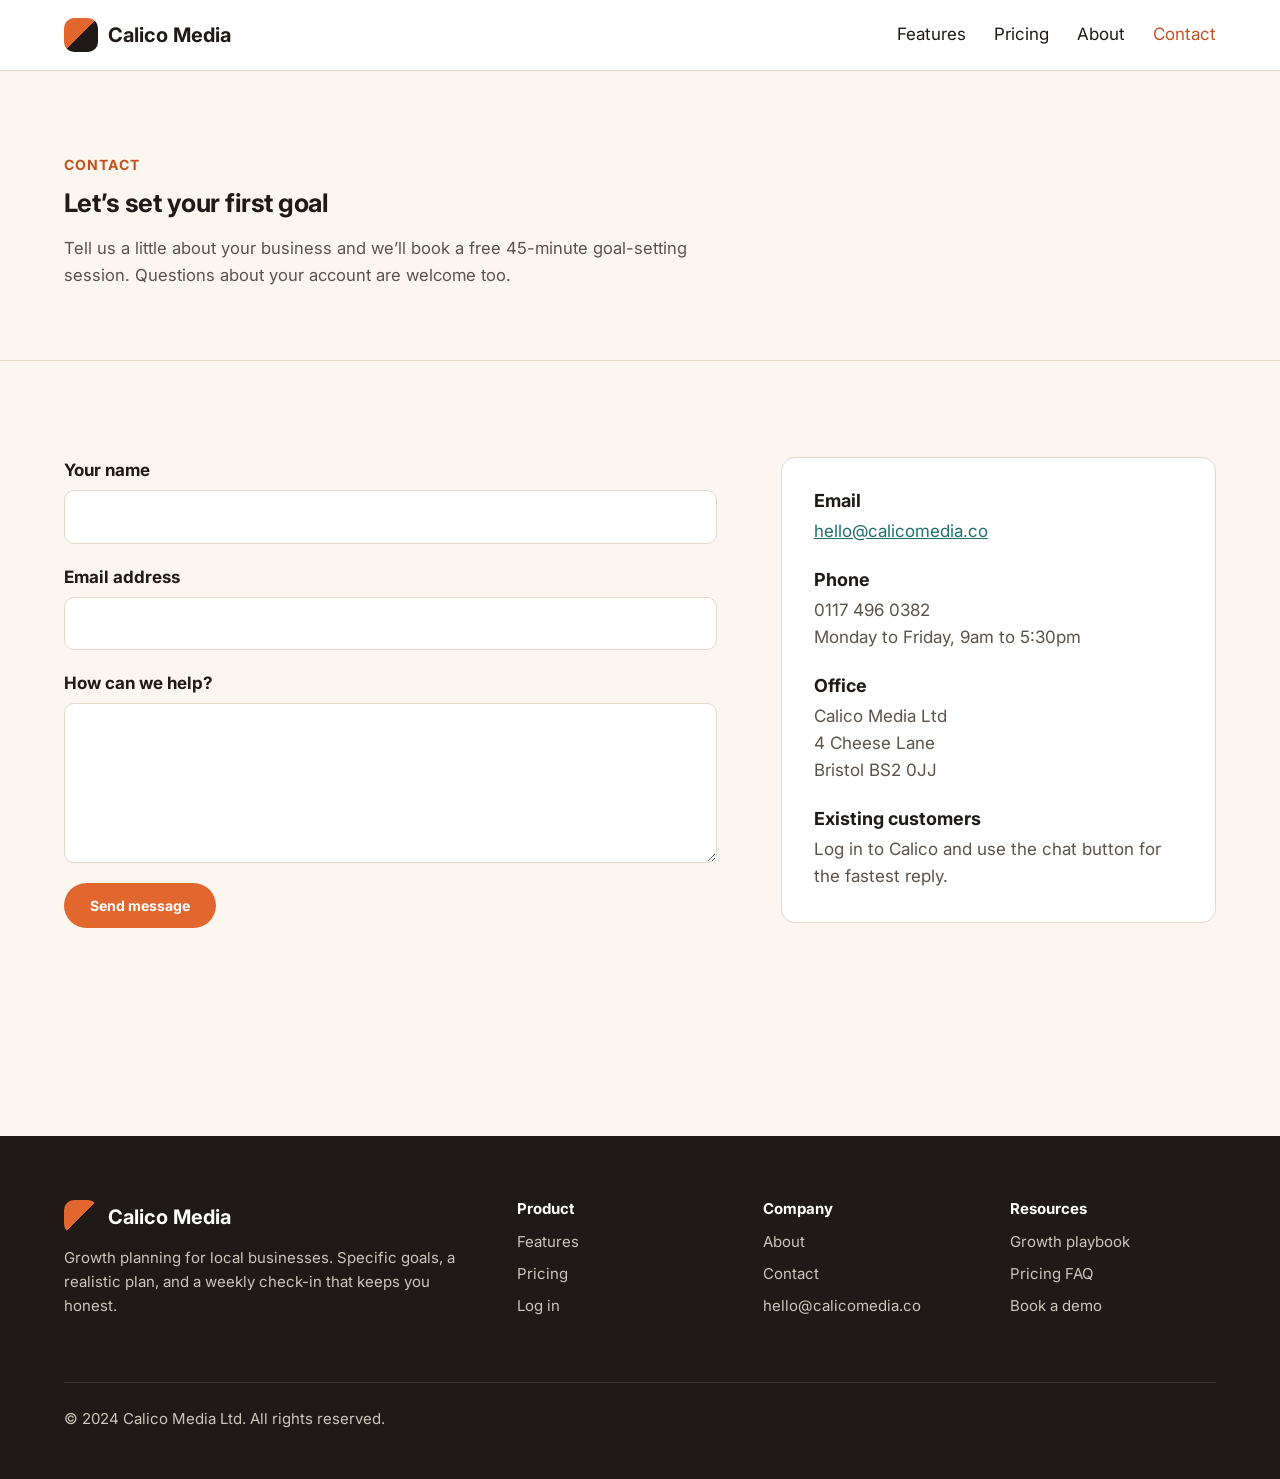
<file: public/contact.html>
<!doctype html>
<html lang="en">
  <head>
    <meta charset="utf-8" />
    <meta name="viewport" content="width=device-width, initial-scale=1" />
    <title>Contact | Calico Media</title>
    <meta
      name="description"
      content="Book a demo or ask us a question. We reply within one business day."
    />
    <link rel="preconnect" href="https://fonts.googleapis.com" />
    <link rel="preconnect" href="https://fonts.gstatic.com" crossorigin />
    <link
      href="https://fonts.googleapis.com/css2?family=Inter:wght@100;200;300;400;500;600;700;800;900&display=swap"
      rel="stylesheet"
    />
    <link rel="stylesheet" href="css/styles.css" />
  </head>
  <body>
    <header class="site-header">
      <div class="container">
        <a class="logo" href="index.html"
          ><span class="logo-mark"></span>Calico Media</a
        >
        <nav aria-label="Main">
          <ul class="nav-links">
            <li><a href="features.html">Features</a></li>
            <li><a href="pricing.html">Pricing</a></li>
            <li><a href="about.html">About</a></li>
            <li><a href="contact.html" aria-current="page">Contact</a></li>
          </ul>
        </nav>
      </div>
    </header>

    <main>
      <section class="page-header">
        <div class="container">
          <span class="eyebrow">Contact</span>
          <h1>Let&rsquo;s set your first goal</h1>
          <p class="lead">
            Tell us a little about your business and we&rsquo;ll book a free
            45-minute goal-setting session. Questions about your account are
            welcome too.
          </p>
        </div>
      </section>

      <section class="section">
        <div class="container contact-layout">
          <form
            class="contact-form"
            id="contact-form"
            action="/contact"
            method="post"
          >
            <label for="name">Your name</label>
            <input type="text" id="name" name="name" required />

            <label for="email">Email address</label>
            <input type="email" id="email" name="email" required />

            <label for="message">How can we help?</label>
            <textarea id="message" name="message" required></textarea>


            <div class="hp-field" aria-hidden="true">
              <label for="website">Leave this field empty</label>
              <input
                type="text"
                id="website"
                name="website"
                tabindex="-1"
                autocomplete="off"
              />
            </div>

            <input type="hidden" id="form-loaded-at" name="formLoadedAt">
            <!-- fine if hidden because not HP -->

            <button class="btn" type="submit">Send message</button>
            <p class="form-status" id="form-status" role="status"></p>
          </form>

          <aside class="contact-aside">
            <h3>Email</h3>
            <p>
              <a href="mailto:hello@calicomedia.co">hello@calicomedia.co</a>
            </p>
            <h3>Phone</h3>
            <p>0117 496 0382<br />Monday to Friday, 9am to 5:30pm</p>
            <h3>Office</h3>
            <p>Calico Media Ltd<br />4 Cheese Lane<br />Bristol BS2 0JJ</p>
            <h3>Existing customers</h3>
            <p>
              Log in to Calico and use the chat button for the fastest reply.
            </p>
          </aside>
        </div>
      </section>
    </main>

    <footer class="site-footer">
      <div class="container">
        <div class="footer-grid">
          <div>
            <a class="logo" href="index.html"
              ><span class="logo-mark"></span>Calico Media</a
            >
            <p>
              Growth planning for local businesses. Specific goals, a realistic
              plan, and a weekly check-in that keeps you honest.
            </p>
          </div>
          <div>
            <h4>Product</h4>
            <ul>
              <li><a href="features.html">Features</a></li>
              <li><a href="pricing.html">Pricing</a></li>
              <li><a href="https://app.calicomedia.co/login">Log in</a></li>
            </ul>
          </div>
          <div>
            <h4>Company</h4>
            <ul>
              <li><a href="about.html">About</a></li>
              <li><a href="contact.html">Contact</a></li>
              <li>
                <a href="mailto:hello@calicomedia.co">hello@calicomedia.co</a>
              </li>
            </ul>
          </div>
          <div>
            <h4>Resources</h4>
            <ul>
              <li><a href="index.html#playbook">Growth playbook</a></li>
              <li><a href="pricing.html#faq">Pricing FAQ</a></li>
              <li><a href="contact.html">Book a demo</a></li>
            </ul>
          </div>
        </div>
        <div class="footer-bottom">
          <p>&copy; 2024 Calico Media Ltd. All rights reserved.</p>
        </div>
      </div>
    </footer>
    <script src="js/contact.js"></script>
  </body>
</html>
</file>
<file: public/css/styles.css>
/* Calico Media marketing site */

:root {
  --ink: #1f1a17;
  --ink-soft: #5b524c;
  --cream: #fbf6ef;
  --sand: #f1e7da;
  --white: #ffffff;
  --orange: #e2672f;
  --orange-dark: #c4521f;
  --teal: #1f6f6b;
  --line: #e4d8c8;
  --radius: 14px;
}

*,
*::before,
*::after {
  box-sizing: border-box;
}

body {
  margin: 0;
  font-family: 'Inter', -apple-system, BlinkMacSystemFont, 'Segoe UI', sans-serif;
  font-weight: 400;
  font-size: 17px;
  line-height: 1.6;
  color: var(--ink);
  background: var(--cream);
}

h1,
h2,
h3,
h4 {
  font-weight: 700;
  line-height: 1.2;
  margin: 0 0 16px;
}

h1 {
  letter-spacing: -0.02em;
}

h2 {
  font-size: 38px;
  letter-spacing: -0.01em;
}

h3 {
  font-size: 22px;
}

p {
  margin: 0 0 16px;
}

a {
  color: var(--teal);
}

img {
  max-width: 100%;
}

.container {
  max-width: 1200px;
  margin: 0 auto;
  padding: 0 24px;
}

.section {
  padding: 96px 0;
}

.section--sand {
  background: var(--sand);
}

.eyebrow {
  display: inline-block;
  font-size: 14px;
  font-weight: 700;
  letter-spacing: 0.08em;
  text-transform: uppercase;
  color: var(--orange-dark);
  margin-bottom: 12px;
}

.lead {
  font-size: clamp(1rem, 1.3vw, 1.25rem);
  color: var(--ink-soft);
  max-width: 640px;
}

.section-intro {
  max-width: 680px;
  margin-bottom: 48px;
}

.btn {
  display: inline-block;
  padding: 14px 26px;
  border-radius: 999px;
  background: var(--orange);
  color: var(--white);
  font-weight: 700;
  text-decoration: none;
  border: 0;
  font-size: clamp(0.84rem, 1.1vw, 1rem);   /* change */
  font-family: inherit;
  cursor: pointer;
}

.btn:hover {
  background: var(--orange-dark);
}

.btn--ghost {
  background: transparent;
  color: inherit;
  box-shadow: inset 0 0 0 2px currentColor;
}

.btn--ghost:hover {
  background: rgba(255, 255, 255, 0.1);
}

/* Header */

.site-header {
  background: var(--white);
  border-bottom: 1px solid var(--line);
}

.site-header .container {
  display: flex;
  flex-wrap: wrap;
  align-items: center;
  justify-content: space-between;
  gap: 12px 32px;
  padding-top: 18px;
  padding-bottom: 18px;
}

.logo {
  display: flex;
  align-items: center;
  gap: 10px;
  flex-shrink: 0;
  font-size: 20px;
  font-weight: 700;
  color: var(--ink);
  text-decoration: none;
}

.logo-mark {
  width: 34px;
  height: 34px;
  border-radius: 10px;
  background: linear-gradient(135deg, var(--orange) 0%, var(--orange) 50%, var(--ink) 50%, var(--ink) 100%);
}

.nav-links {
  display: flex;
  flex-wrap: wrap;
  align-items: center;
  gap: 8px 28px;
  list-style: none;
  margin: 0;
  padding: 0;
  width: 100%;
}

.nav-links a {
  color: var(--ink);
  text-decoration: none;
  font-size: 17px;

}

.nav-links a:hover,
.nav-links a[aria-current='page'] {
  color: var(--orange-dark);
}

/* Burger is a <button popovertarget="mobile-nav">; hide it above the 768px
   breakpoint and strip default button chrome so it matches the old plain glyph look */
.burger {
  display: none;
  background: none;
  border: 0;
  padding: 0;
  font: inherit;
}

/* Guards against the popover staying visually "open" if the viewport is widened
   past 768px while it's showing: our custom .mobile-nav styles only exist inside
   the max-width media query, so without this the browser would fall back to its
   plain default popover box instead of disappearing. Author rules beat the UA
   stylesheet's :popover-open display rule, so this always wins regardless of order. */
.mobile-nav {
  display: none;
}

.site-header--home {
  background: var(--ink);
  border-bottom: 0;
}

.site-header--home .logo,
.site-header--home .nav-links a {
  color: var(--white);
}

.site-header--home .logo-mark {
  background: linear-gradient(135deg, var(--orange) 0%, var(--orange) 50%, var(--white) 50%, var(--white) 100%);
}

.site-header--home .container {
  flex-wrap: wrap; /*change  */
}

.site-header--home nav {
  min-width: 0;
}

.site-header--home .nav-links {
  flex-wrap: nowrap;
  gap: 0;
}

.site-header--home .nav-links li {
  min-width: 0;
}

.site-header--home .nav-links a {
  display: block;
  padding: 0 14px;
  white-space: nowrap;
}

.site-header--home .nav-links li:last-child {
  flex-shrink: 0;
}

.site-header--home .nav-links .btn {
  margin-left: 12px;
  padding: 10px 20px;
}

/* Home hero */

.hero {
  background: var(--ink);
  color: var(--white);
  padding: 56px 0 88px;
}

.hero-inner {
  display: flex;
  align-items: center;
  gap: 40px; /* change */
}

.hero-text {
  flex: 1;
  width: 50%; /* change */
}

.hero-text h1 {
  font-size: clamp(1.8rem, 3.6vw, 3.25rem); /* change */
}

.hero-text .lead {
  color: #d9cfc5;
}

.hero-actions {
  display: flex;
  flex-wrap: wrap;
  gap: 12px;
  margin-top: 32px;
}

.hero-media {
  max-width: 700px; /* change max width instead of width*/
  width: 50%; /* change */
  flex-shrink: 0;
  align-self: flex-start; /* change */
}

.hero-image {
  width: 100%;
  aspect-ratio: 4 / 3;
  object-fit: cover;
  border-radius: var(--radius);
  display: block;
}

/* Trust strip */

.trust {
  padding: 40px 0;
  border-bottom: 1px solid var(--line);
  text-align: center;
}

.trust p {
  color: var(--ink-soft);
  font-size: 15px;
}

.trust-list {
  display: flex;
  flex-wrap: wrap;
  justify-content: center;
  gap: 12px 40px;
  list-style: none;
  margin: 0;
  padding: 0;
  font-weight: 700;
  font-size: 18px;
  color: #8a7d72;
}

/* Steps */

.steps {
  display: grid;
  grid-template-columns: repeat(auto-fit, minmax(240px, 1fr));
  gap: 24px;
}

.step {
  background: var(--white);
  border: 1px solid var(--line);
  border-radius: var(--radius);
  padding: 32px;
}

.step-number {
  display: inline-flex;
  align-items: center;
  justify-content: center;
  width: 40px;
  height: 40px;
  border-radius: 50%;
  background: var(--sand);
  color: var(--orange-dark);
  font-weight: 700;
  margin-bottom: 16px;
}

/* Check list */

.check-list {
  list-style: none;
  margin: 24px 0 0;
  padding: 0;
}

.check-list li {
  position: relative;
  padding-left: 32px;
  margin-bottom: 14px;
}

.check-list li::before {
  content: '';
  position: absolute;
  left: 0;
  top: 6px;
  width: 16px;
  height: 16px;
  border-radius: 50%;
  background: var(--teal);
  box-shadow: inset 0 0 0 4px #cfe6e4;
}

/* FAQ */

.faq {
  max-width: 820px;
}

.faq details {
  border-top: 1px solid var(--line);
  padding: 20px 0;
}

.faq details:last-child {
  border-bottom: 1px solid var(--line);
}

.faq summary {
  font-weight: 700;
  font-size: 19px;
  cursor: pointer;
}

.faq details p {
  margin-top: 12px;
  color: var(--ink-soft);
}

/* Feature rows */

.feature-row {
  display: grid;
  grid-template-columns: 1fr 1fr;
  gap: 64px;
  align-items: center;
  margin-bottom: 96px;
}

.feature-row:last-child {
  margin-bottom: 0;
}

.feature-row--reverse .feature-media {
  order: 2;
}

.feature-media img {
  display: block;
  width: 100%;
  aspect-ratio: 4 / 3;
  object-fit: cover;
  border-radius: var(--radius);
}

/* Playbook */

.playbook-grid {
  display: grid;
  grid-template-columns: repeat(auto-fit, minmax(300px, 1fr));
  gap: 28px;
}

/* Card grid */

.card-grid {
  display: grid;
  grid-template-columns: repeat(3, 1fr);
  gap: 28px;
}

.card {
  background: var(--white);
  border: 1px solid var(--line);
  border-radius: var(--radius);
  overflow: hidden;
}

.card img {
  display: block;
  width: 100%;
  aspect-ratio: 16 / 10;
  object-fit: cover;
}

.card-body {
  padding: 24px 28px 28px;
}

.card-body p {
  color: var(--ink-soft);
}

.card-tag {
  font-size: 13px;
  font-weight: 700;
  text-transform: uppercase;
  letter-spacing: 0.06em;
  color: var(--teal);
}

.icon-dot {
  width: 44px;
  height: 44px;
  border-radius: 12px;
  background: var(--sand);
  margin-bottom: 18px;
  position: relative;
}

.icon-dot::after {
  content: '';
  position: absolute;
  inset: 13px;
  border-radius: 50%;
  background: var(--orange);
}

/* CTA band */

.cta-band {
  background: var(--ink);
  color: var(--white);
  border-radius: 24px;
  overflow: hidden;
}

.cta-band img {
  display: block;
  width: 100%;
  aspect-ratio: 21 / 8;
  object-fit: cover;
}

.cta-body {
  padding: 48px;
  display: flex;
  flex-wrap: wrap;
  align-items: center;
  justify-content: space-between;
  gap: 24px;
}

.cta-body h2 {
  margin: 0;
  max-width: 620px;
}

/* Page header (inner pages) */

.page-header {
  padding: 80px 0 56px;
  border-bottom: 1px solid var(--line);
}

/* Pricing */

.pricing-grid {
  display: grid;
  grid-template-columns: repeat(auto-fit, minmax(260px, 1fr));
  gap: 24px;
  align-items: stretch;
}

.pricing-card {
  background: var(--white);
  border: 1px solid var(--line);
  border-radius: var(--radius);
  padding: 36px 32px;
  display: flex;
  flex-direction: column;
}

.pricing-card--featured {
  border: 2px solid var(--orange);
  box-shadow: 0 24px 48px rgba(226, 103, 47, 0.14);
}

.plan-badge {
  align-self: flex-start;
  font-size: 13px;
  font-weight: 700;
  background: var(--orange);
  color: var(--white);
  border-radius: 999px;
  padding: 4px 12px;
  margin-bottom: 16px;
}

.price {
  font-size: 48px;
  font-weight: 700;
  margin: 8px 0 4px;
}

.price small {
  font-size: 17px;
  font-weight: 400;
  color: var(--ink-soft);
}

.pricing-card .check-list {
  flex: 1;
  margin-bottom: 28px;
}

.pricing-card .btn {
  text-align: center;
}

.pricing-note {
  margin-top: 32px;
  color: var(--ink-soft);
  font-size: 15px;
}

/* About */

.stats {
  display: grid;
  grid-template-columns: repeat(auto-fit, minmax(160px, 1fr));
  gap: 16px;
}

.stat {
  background: var(--white);
  border: 1px solid var(--line);
  border-radius: var(--radius);
  padding: 28px 20px;
}

.stat-number {
  display: block;
  font-size: 48px;
  font-weight: 700;
  color: var(--orange-dark);
}

.stat-label {
  display: block;
  font-size: 15px;
  color: var(--ink-soft);
}

.prose {
  max-width: 720px;
}

.team-grid {
  display: grid;
  grid-template-columns: repeat(auto-fit, minmax(220px, 1fr));
  gap: 24px;
}

.person {
  background: var(--white);
  border: 1px solid var(--line);
  border-radius: var(--radius);
  padding: 28px;
}

.avatar {
  width: 56px;
  height: 56px;
  border-radius: 50%;
  background: var(--sand);
  color: var(--orange-dark);
  display: flex;
  align-items: center;
  justify-content: center;
  font-weight: 700;
  margin-bottom: 16px;
}

.person p {
  color: var(--ink-soft);
  font-size: 15px;
  margin: 0;
}

/* Contact */

.contact-layout {
  display: grid;
  grid-template-columns: 3fr 2fr;
  gap: 64px;
}

.contact-form label {
  display: block;
  font-weight: 700;
  margin-bottom: 6px;
}

.contact-form input,
.contact-form textarea {
  display: block;
  width: 100%;
  font: inherit;
  padding: 12px 14px;
  border: 1px solid var(--line);
  border-radius: 10px;
  background: var(--white);
  margin-bottom: 20px;
}

.contact-form textarea {
  min-height: 160px;
  resize: vertical;
}

.contact-form .hp-field {
  position: absolute;
  left: -9999px;
  width: 1px;
  height: 1px;
  overflow: hidden;
}

.form-status {
  margin-top: 16px;
  font-weight: 700;
}

.form-status--success {
  color: var(--teal);
}

.form-status--error {
  color: #b3261e;
}

.contact-aside {
  background: var(--white);
  border: 1px solid var(--line);
  border-radius: var(--radius);
  padding: 32px;
  align-self: start;
}

.contact-aside h3 {
  font-size: 18px;
  margin-top: 24px;
  margin-bottom: 6px;
}

.contact-aside h3:first-child {
  margin-top: 0;
}

.contact-aside p {
  color: var(--ink-soft);
  margin: 0;
}


/* Footer */

.site-footer {
  background: var(--ink);
  color: #cfc5bb;
  padding: 64px 0 32px;
  margin-top: 96px;
  font-size: 15px;
}

.footer-grid {
  display: grid;
  grid-template-columns: 2fr 1fr 1fr 1fr;
  gap: 40px;
}

.site-footer h4 {
  color: var(--white);
  font-size: 15px;
  margin-bottom: 12px;
}

.site-footer ul {
  list-style: none;
  margin: 0;
  padding: 0;
}

.site-footer li {
  margin-bottom: 8px;
}

.site-footer a {
  color: #cfc5bb;
  text-decoration: none;
}

.site-footer a:hover {
  color: var(--white);
}

.site-footer .logo {
  color: var(--white);
  margin-bottom: 12px;
}

.footer-bottom {
  border-top: 1px solid #3a322d;
  margin-top: 48px;
  padding-top: 24px;
}

@media (max-width: 768px) {
  h1 {
    font-size: 40px;
  }

  h2 {
    font-size: 30px;
  }

  .section {
    padding: 64px 0;
  }




  /* Only the home page (site-header--home) has a burger/popover nav, so only
     its nav is hidden here; other pages keep their always-visible nav links */
  .site-header--home nav {
    display: none;
  }

  .burger {
    display: block;
    color: white;
    font-size: 28px;
    cursor: pointer;
    transition: all 0.2s ease-out;
  }

  .burger:hover {
    color: var(--orange);
  }

  /* --- Mobile nav modal (Popover API; one inline onclick below handles
     the one same-page link that can't close itself via navigation) --- */

  /* Panel shown by the browser when the burger's popovertarget opens #mobile-nav.
     Anchored to the top-right, under the burger, instead of centered, so it
     visually "pops" out from the icon that opened it rather than appearing
     as a detached centered dialog */
  .mobile-nav {
    border: none;
    border-radius: 16px;
    padding: 28px 32px;
    inset: unset;
    top: 64px;        /* sits just under the header */
    right: 24px;       /* aligned with the container's right padding, under the burger */
    left: auto;
    bottom: auto;
    margin: 0;
    width: min(78vw, 280px);
    background: var(--ink);
    box-shadow: 0 20px 60px rgba(0, 0, 0, 0.4);

    /* entrance/exit transition driven purely by CSS, no JS */
    transition: opacity 0.2s ease, transform 0.2s ease,
      overlay 0.2s ease allow-discrete, display 0.2s ease allow-discrete;
    opacity: 0;
    transform-origin: top right; /* scales from the burger's corner, not the center */
    transform: scale(0.50);
  }

  /* :popover-open matches the panel only while it's visible; display:block is
     explicit here (rather than relying on the UA stylesheet's default) since the
     base .mobile-nav rule above now forces display:none outside this breakpoint */
  .mobile-nav:popover-open {
    display: block;
    opacity: 1;
    transform: scale(1);
  }

  /* Starting state for the open transition (browsers without @starting-style
     support just skip the animation and show the modal instantly) */
  @starting-style {
    .mobile-nav:popover-open {
      opacity: 0;
      transform: scale(0.85);
    }
  }

  /* Dims the page behind the modal; part of the native popover, not a hand-rolled overlay */
  .mobile-nav::backdrop {
    background: rgba(0, 0, 0, 0.5);
  }

  .mobile-nav-links {
    list-style: none;
    margin: 0;
    padding: 0;
    display: flex;
    flex-direction: column;
    gap: 20px;
    text-align: center;
  }

  .mobile-nav-links a {
    color: var(--white);
    text-decoration: none;
    font-size: 18px;
  }

  .mobile-nav-links a:hover {
    color: var(--orange);
  }

  .mobile-nav-links .btn {
    display: inline-block;
    margin-top: 4px;
  }

  .hero {
    padding-top: 20px;
  }

  .hero-inner {
    flex-direction: column-reverse;
    justify-content: center;
  }

  .hero-media {
    width: 100%;
    align-self: center;
  }

  .hero-text {
    width: 100%;
  }


  .feature-row {
    grid-template-columns: 1fr;
    gap: 32px;
    margin-bottom: 64px;
  }

  .feature-row--reverse .feature-media {
    order: 0;
  }

  .card-grid {
    grid-template-columns: repeat(2, 1fr);
  }

  .contact-layout {
    grid-template-columns: 1fr;
    gap: 40px;
  }

  .footer-grid {
    grid-template-columns: 1fr 1fr;
  }
}

@media (max-width: 480px) {
  h1 {
    font-size: 34px;
  }

  .card-grid {
    grid-template-columns: 1fr;
  }

  .cta-body {
    padding: 32px 24px;
  }

  .footer-grid {
    grid-template-columns: 1fr;
  }
}

@media (max-width: 375px) {
  .hero-actions {
    justify-content: center;
  }

  .mobile-nav {
    right: auto;
    left: 50%;
    transform-origin: top center; /* was top right; centers the scale-in instead of popping from the corner */
    transform: translateX(-50%) scale(0.5);
  }

  .mobile-nav:popover-open {
    transform: translateX(-50%) scale(1);
  }
}
</file>
